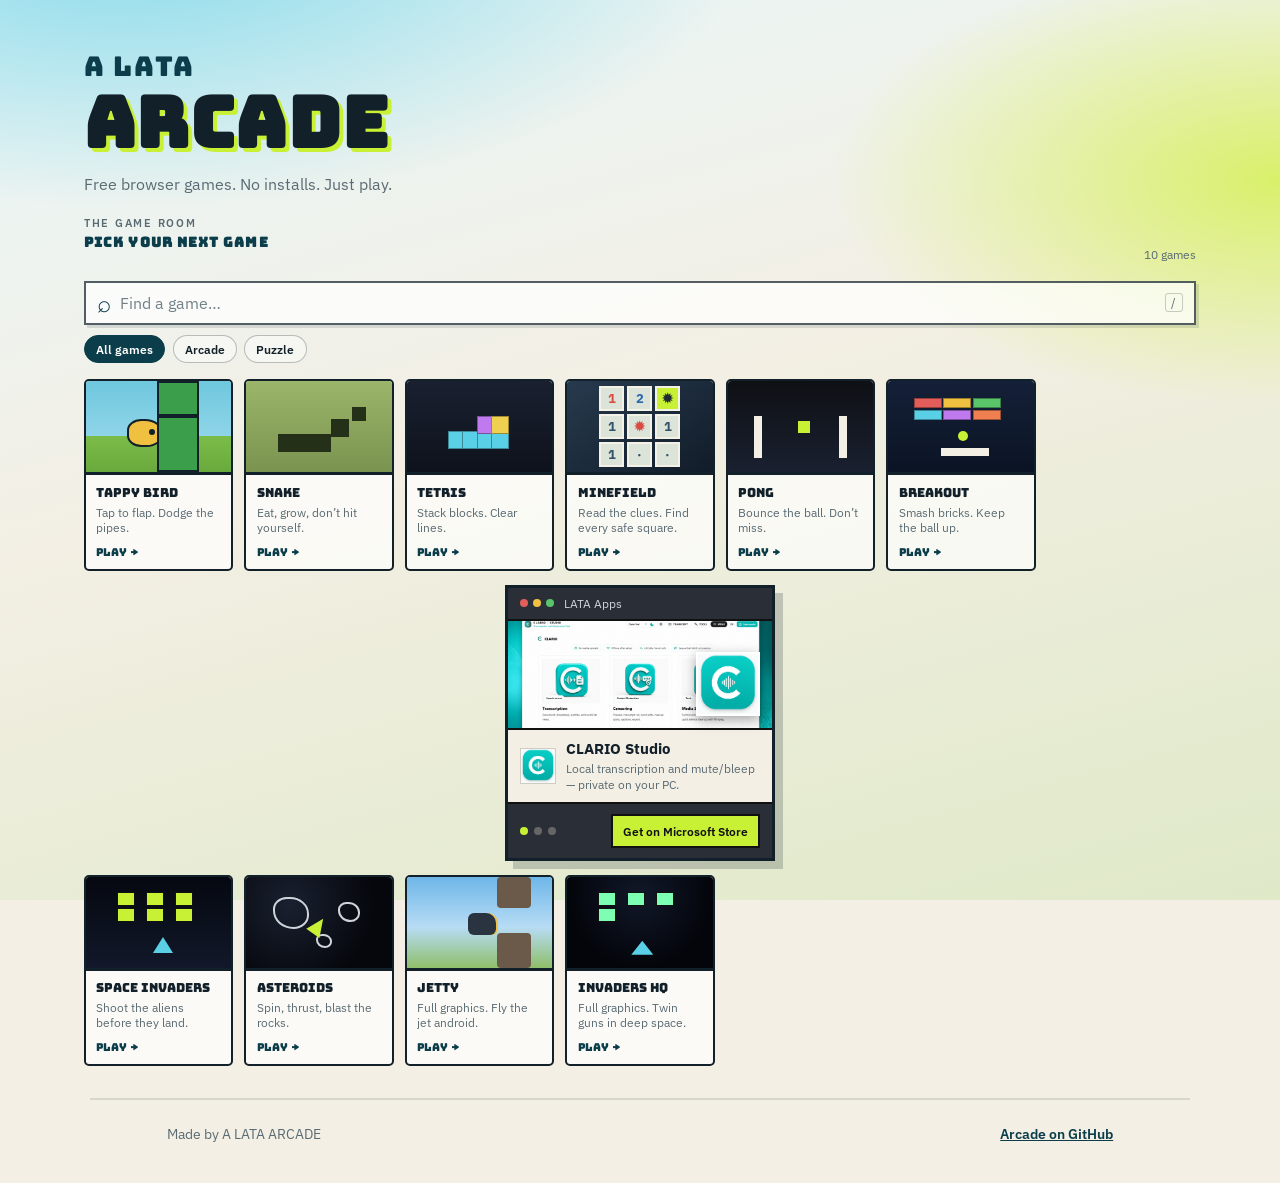
<file: index.html>
<!DOCTYPE html>
<html lang="en">
<head>
  <meta charset="utf-8" />
  <meta name="viewport" content="width=device-width, initial-scale=1" />
  <title>A LATA ARCADE</title>
  <meta name="description" content="Play free browser games from A LATA ARCADE." />
  <link rel="preconnect" href="https://fonts.googleapis.com" />
  <link rel="preconnect" href="https://fonts.gstatic.com" crossorigin />
  <link href="https://fonts.googleapis.com/css2?family=Bungee&family=IBM+Plex+Sans:wght@400;600&display=swap" rel="stylesheet" />
  <link rel="stylesheet" href="styles.css?v=15" />
</head>
<body>
  <div class="bg" aria-hidden="true"></div>

  <header class="hero">
    <div class="hero-main">
      <div class="hero-copy">
        <p class="brand">A LATA</p>
        <h1 class="title">ARCADE</h1>
        <p class="tag">Free browser games. No installs. Just play.</p>
      </div>

      <section id="games" class="games" aria-label="Games">
        <div class="games-heading">
          <div>
            <p class="eyebrow">THE GAME ROOM</p>
            <h2 class="section-label">Pick your next game</h2>
          </div>
          <span class="game-count" id="game-count" aria-live="polite">10 games</span>
        </div>
        <div class="game-tools">
          <label class="search-box">
            <span class="search-icon" aria-hidden="true">⌕</span>
            <span class="visually-hidden">Search games</span>
            <input id="game-search" type="search" placeholder="Find a game…" autocomplete="off" />
            <kbd>/</kbd>
          </label>
          <div class="filters" role="group" aria-label="Filter games">
            <button class="filter is-active" type="button" data-filter="all" aria-pressed="true">All games</button>
            <button class="filter" type="button" data-filter="arcade" aria-pressed="false">Arcade</button>
            <button class="filter" type="button" data-filter="puzzle" aria-pressed="false">Puzzle</button>
          </div>
        </div>
        <ul class="grid">
          <li>
            <a class="game" data-category="arcade" href="games/flappy/">
              <span class="game-art" aria-hidden="true">
                <span class="bird"></span>
                <span class="pipe pipe-top"></span>
                <span class="pipe pipe-bot"></span>
              </span>
              <span class="game-meta">
                <span class="game-name">Tappy Bird</span>
                <span class="game-desc">Tap to flap. Dodge the pipes.</span>
                <span class="game-go">Play →</span>
              </span>
            </a>
          </li>
          <li>
            <a class="game" data-category="arcade puzzle" href="games/snake/">
              <span class="game-art snake-art" aria-hidden="true">
                <span class="snake-seg s1"></span>
                <span class="snake-seg s2"></span>
                <span class="snake-seg s3"></span>
                <span class="snake-seg s4"></span>
                <span class="snake-food"></span>
              </span>
              <span class="game-meta">
                <span class="game-name">Snake</span>
                <span class="game-desc">Eat, grow, don’t hit yourself.</span>
                <span class="game-go">Play →</span>
              </span>
            </a>
          </li>
          <li>
            <a class="game" data-category="puzzle" href="games/tetris/">
              <span class="game-art tetris-art" aria-hidden="true">
                <span class="tb t1"></span>
                <span class="tb t2"></span>
                <span class="tb t3"></span>
                <span class="tb t4"></span>
                <span class="tb t5"></span>
                <span class="tb t6"></span>
              </span>
              <span class="game-meta">
                <span class="game-name">Tetris</span>
                <span class="game-desc">Stack blocks. Clear lines.</span>
                <span class="game-go">Play →</span>
              </span>
            </a>
          </li>
          <li>
            <a class="game" data-category="puzzle" href="games/mines/">
              <span class="game-art mines-art" aria-hidden="true">
                <span class="mine-cell m1">1</span><span class="mine-cell m2">2</span>
                <span class="mine-cell m3">✹</span><span class="mine-cell m4">1</span>
                <span class="mine-cell m5">✹</span><span class="mine-cell m6">1</span>
                <span class="mine-cell m7">1</span><span class="mine-cell m8">·</span>
                <span class="mine-cell m9">·</span>
              </span>
              <span class="game-meta">
                <span class="game-name">Minefield</span>
                <span class="game-desc">Read the clues. Find every safe square.</span>
                <span class="game-go">Play →</span>
              </span>
            </a>
          </li>
          <li>
            <a class="game" data-category="arcade" href="games/pong/">
              <span class="game-art pong-art" aria-hidden="true">
                <span class="pong-paddle left"></span>
                <span class="pong-paddle right"></span>
                <span class="pong-ball"></span>
              </span>
              <span class="game-meta">
                <span class="game-name">Pong</span>
                <span class="game-desc">Bounce the ball. Don’t miss.</span>
                <span class="game-go">Play →</span>
              </span>
            </a>
          </li>
          <li>
            <a class="game" data-category="arcade" href="games/breakout/">
              <span class="game-art breakout-art" aria-hidden="true">
                <span class="brk b1"></span>
                <span class="brk b2"></span>
                <span class="brk b3"></span>
                <span class="brk b4"></span>
                <span class="brk b5"></span>
                <span class="brk b6"></span>
                <span class="break-paddle"></span>
                <span class="break-ball"></span>
              </span>
              <span class="game-meta">
                <span class="game-name">Breakout</span>
                <span class="game-desc">Smash bricks. Keep the ball up.</span>
                <span class="game-go">Play →</span>
              </span>
            </a>
          </li>
          <li class="ad-slot">
            <aside class="ad-screen" aria-label="Product showcase">
              <div class="ad-bezel">
                <div class="ad-topbar">
                  <span class="ad-dots" aria-hidden="true"><i></i><i></i><i></i></span>
                  <span class="ad-title">LATA Apps</span>
                </div>
                <div class="ad-viewport">
                  <div class="ad-slides" id="ad-slides"></div>
                </div>
                <div class="ad-footer">
                  <div class="ad-dots-nav" id="ad-dots" role="tablist" aria-label="Products"></div>
                  <a class="ad-cta" id="ad-cta" href="#" target="_blank" rel="noopener">Get on Microsoft Store</a>
                </div>
              </div>
            </aside>
          </li>
          <li>
            <a class="game" data-category="arcade" href="games/invaders/">
              <span class="game-art invaders-art" aria-hidden="true">
                <span class="inv i1"></span>
                <span class="inv i2"></span>
                <span class="inv i3"></span>
                <span class="inv i4"></span>
                <span class="inv i5"></span>
                <span class="inv i6"></span>
                <span class="ship"></span>
              </span>
              <span class="game-meta">
                <span class="game-name">Space Invaders</span>
                <span class="game-desc">Shoot the aliens before they land.</span>
                <span class="game-go">Play →</span>
              </span>
            </a>
          </li>
          <li>
            <a class="game" data-category="arcade" href="games/asteroids/">
              <span class="game-art asteroids-art" aria-hidden="true">
                <span class="rock r1"></span>
                <span class="rock r2"></span>
                <span class="rock r3"></span>
                <span class="tri"></span>
              </span>
              <span class="game-meta">
                <span class="game-name">Asteroids</span>
                <span class="game-desc">Spin, thrust, blast the rocks.</span>
                <span class="game-go">Play →</span>
              </span>
            </a>
          </li>
          <li>
            <a class="game" data-category="arcade" href="games/jetty/">
              <span class="game-art jetty-art" aria-hidden="true">
                <span class="jetty-hero"></span>
                <span class="jetty-rock top"></span>
                <span class="jetty-rock bot"></span>
              </span>
              <span class="game-meta">
                <span class="game-name">Jetty</span>
                <span class="game-desc">Full graphics. Fly the jet android.</span>
                <span class="game-go">Play →</span>
              </span>
            </a>
          </li>
          <li>
            <a class="game" data-category="arcade" href="games/invaders-hq/">
              <span class="game-art invaders-hq-art" aria-hidden="true">
                <span class="inv i1"></span>
                <span class="inv i2"></span>
                <span class="inv i3"></span>
                <span class="inv i4"></span>
                <span class="hq-ship"></span>
              </span>
              <span class="game-meta">
                <span class="game-name">Invaders HQ</span>
                <span class="game-desc">Full graphics. Twin guns in deep space.</span>
                <span class="game-go">Play →</span>
              </span>
            </a>
          </li>
        </ul>
        <p class="empty-state" id="empty-state" hidden>No games match that search. Try another name.</p>
      </section>
    </div>

  </header>

  <footer class="foot">
    <span>Made by A LATA ARCADE</span>
    <a href="https://github.com/latadhina/arcade">Arcade on GitHub</a>
  </footer>

  <script src="products.js?v=13"></script>
  <script src="slideshow.js?v=13"></script>
  <script src="arcade.js?v=1"></script>
</body>
</html>
</file>
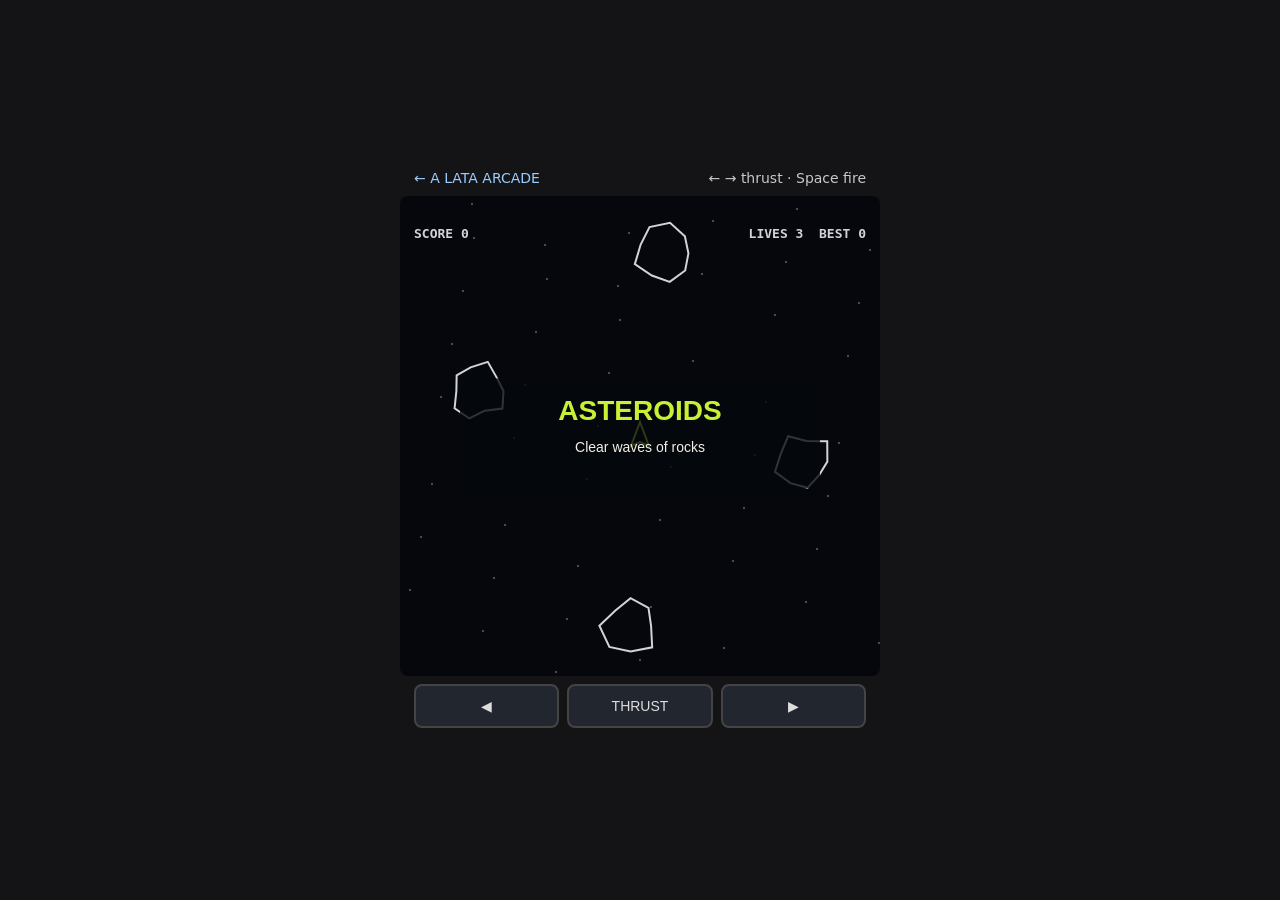
<file: games/asteroids/index.html>
<!DOCTYPE html>
<html lang="en">
<head>
  <meta charset="utf-8" />
  <meta name="viewport" content="width=device-width, initial-scale=1, user-scalable=no" />
  <title>Asteroids — A LATA ARCADE</title>
  <style>
    * { box-sizing: border-box; margin: 0; padding: 0; }
    html, body {
      height: 100%;
      background: #141416;
      display: flex;
      flex-direction: column;
      align-items: center;
      justify-content: center;
      font-family: "Segoe UI", system-ui, sans-serif;
      touch-action: none;
      overflow: hidden;
      user-select: none;
    }
    canvas {
      display: block;
      max-width: 100vw;
      max-height: calc(100vh - 48px);
      border-radius: 8px;
    }
    .bar {
      width: min(480px, 100vw);
      padding: 10px 14px;
      display: flex;
      justify-content: space-between;
      align-items: center;
      color: #c8c8c8;
      font-size: 14px;
    }
    .bar a { color: #9cf; text-decoration: none; }
    .pad {
      width: min(480px, 100vw);
      display: grid;
      grid-template-columns: 1fr 1fr 1fr;
      gap: 8px;
      padding: 8px 14px 12px;
    }
    .pad button {
      background: #22262e;
      color: #ddd;
      border: 2px solid #444;
      padding: 12px 8px;
      font-size: 14px;
      border-radius: 8px;
    }
  </style>
</head>
<body>
  <div class="bar">
    <a href="../../">← A LATA ARCADE</a>
    <span>← → thrust · Space fire</span>
  </div>
  <canvas id="c" width="480" height="480"></canvas>
  <div class="pad" aria-hidden="true">
    <button type="button" id="btn-left">◀</button>
    <button type="button" id="btn-thrust">THRUST</button>
    <button type="button" id="btn-right">▶</button>
  </div>
  <script src="../../products.js?v=8"></script>
  <script src="../../promo.js?v=8"></script>
  <script src="game.js?v=16"></script>
</body>
</html>
</file>
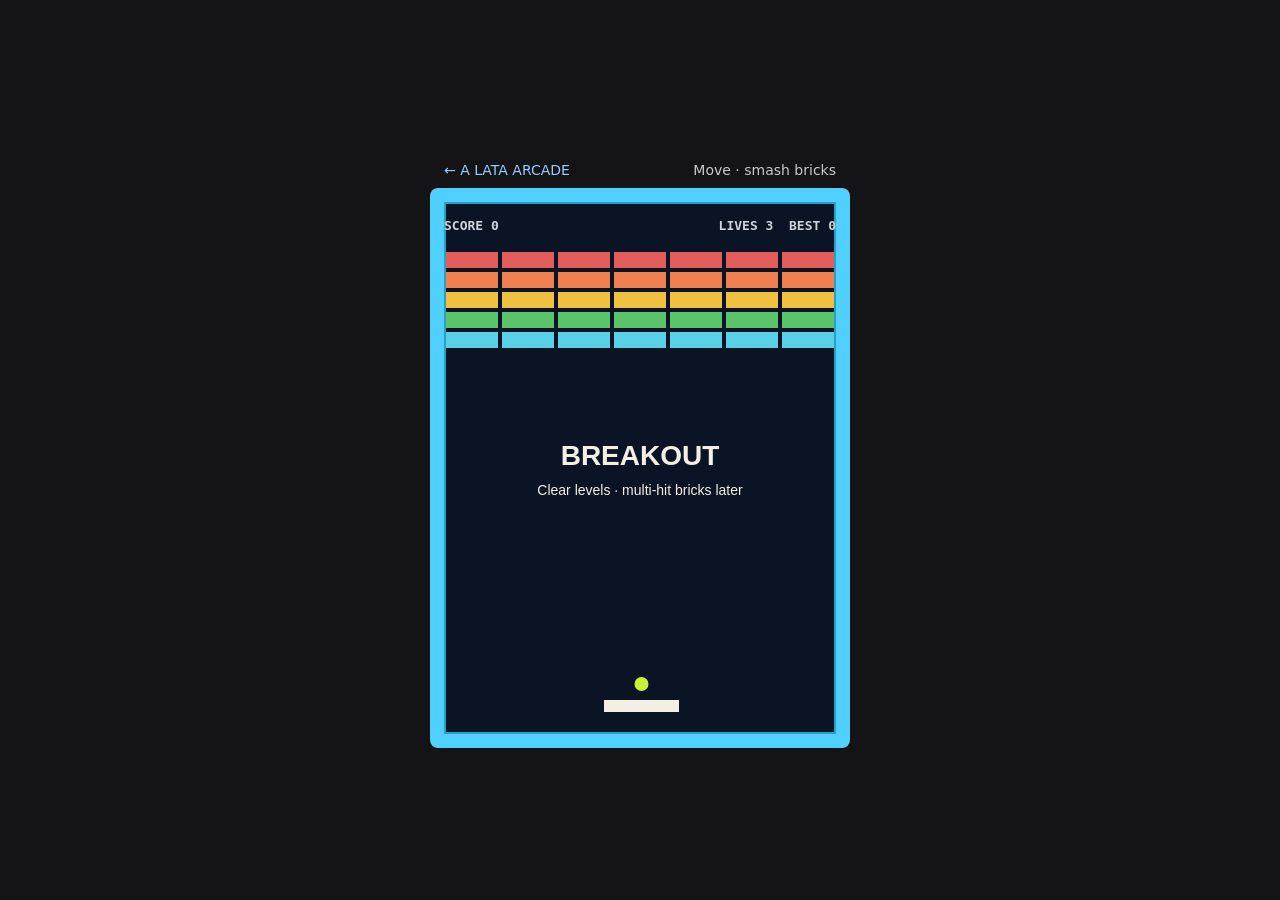
<file: games/breakout/index.html>
<!DOCTYPE html>
<html lang="en">
<head>
  <meta charset="utf-8" />
  <meta name="viewport" content="width=device-width, initial-scale=1, user-scalable=no" />
  <title>Breakout — A LATA ARCADE</title>
  <style>
    * { box-sizing: border-box; margin: 0; padding: 0; }
    html, body {
      height: 100%;
      background: #141416;
      display: flex;
      flex-direction: column;
      align-items: center;
      justify-content: center;
      font-family: "Segoe UI", system-ui, sans-serif;
      touch-action: none;
      overflow: hidden;
      user-select: none;
    }
    canvas {
      display: block;
      max-width: 100vw;
      max-height: calc(100vh - 48px);
      border-radius: 8px;
    }
    .bar {
      width: min(420px, 100vw);
      padding: 10px 14px;
      display: flex;
      justify-content: space-between;
      align-items: center;
      color: #c8c8c8;
      font-size: 14px;
    }
    .bar a { color: #9cf; text-decoration: none; }
  </style>
</head>
<body>
  <div class="bar">
    <a href="../../">← A LATA ARCADE</a>
    <span>Move · smash bricks</span>
  </div>
  <canvas id="c" width="420" height="560"></canvas>
  <script src="../../products.js?v=8"></script>
  <script src="../../promo.js?v=8"></script>
  <script src="game.js?v=17"></script>
</body>
</html>
</file>
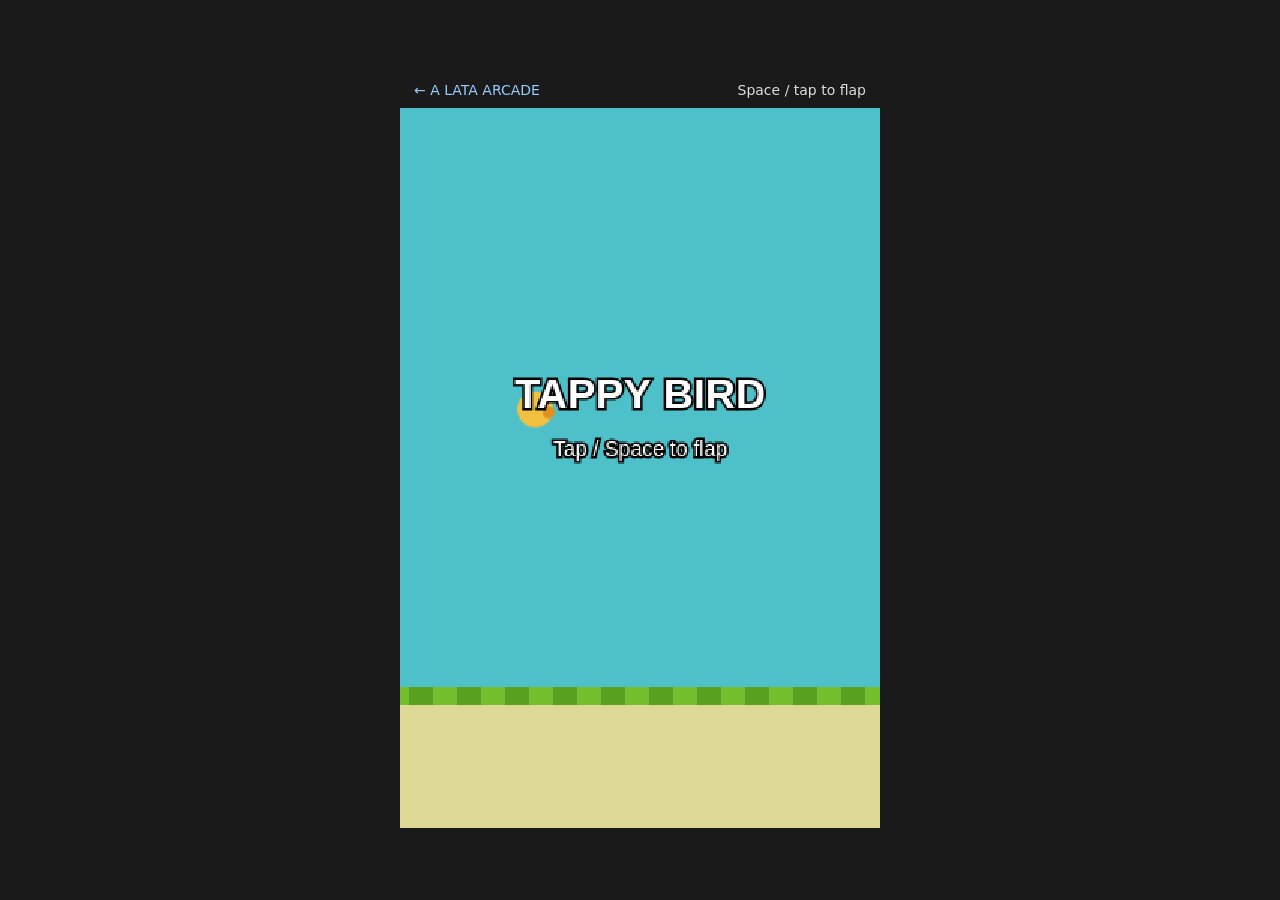
<file: games/flappy/index.html>
<!DOCTYPE html>
<html lang="en">
<head>
  <meta charset="utf-8" />
  <meta name="viewport" content="width=device-width, initial-scale=1, user-scalable=no" />
  <title>Tappy Bird</title>
  <style>
    * { box-sizing: border-box; margin: 0; padding: 0; }
    html, body {
      height: 100%;
      background: #1a1a1a;
      display: flex;
      flex-direction: column;
      align-items: center;
      justify-content: center;
      font-family: system-ui, sans-serif;
      touch-action: none;
      overflow: hidden;
    }
    canvas {
      display: block;
      width: min(480px, 100vw);
      height: auto;
      max-height: calc(100vh - 48px);
      background: #4ec0ca;
      image-rendering: pixelated;
      image-rendering: crisp-edges;
    }
    .bar {
      width: min(480px, 100vw);
      padding: 10px 14px;
      display: flex;
      justify-content: space-between;
      align-items: center;
      color: #ddd;
      font-size: 14px;
    }
    .bar a { color: #9cf; text-decoration: none; }
  </style>
</head>
<body>
  <div class="bar">
    <a href="../../">← A LATA ARCADE</a>
    <span>Space / tap to flap</span>
  </div>
  <canvas id="c" width="320" height="480"></canvas>
  <script src="../../products.js?v=8"></script>
  <script src="../../promo.js?v=8"></script>
  <script src="game.js?v=15"></script>
</body>
</html>
</file>
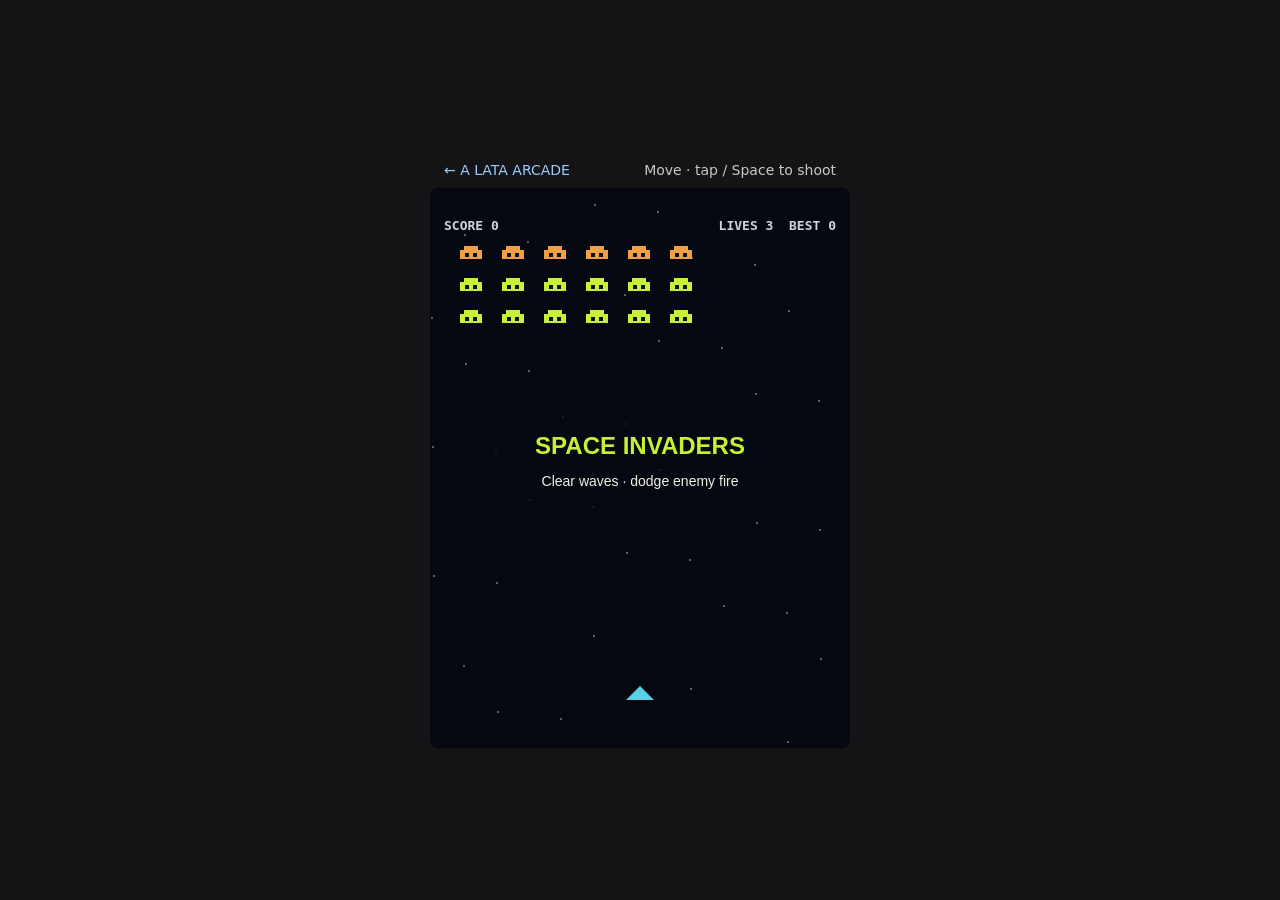
<file: games/invaders/index.html>
<!DOCTYPE html>
<html lang="en">
<head>
  <meta charset="utf-8" />
  <meta name="viewport" content="width=device-width, initial-scale=1, user-scalable=no" />
  <title>Space Invaders — A LATA ARCADE</title>
  <style>
    * { box-sizing: border-box; margin: 0; padding: 0; }
    html, body {
      height: 100%;
      background: #141416;
      display: flex;
      flex-direction: column;
      align-items: center;
      justify-content: center;
      font-family: "Segoe UI", system-ui, sans-serif;
      touch-action: none;
      overflow: hidden;
      user-select: none;
    }
    canvas {
      display: block;
      max-width: 100vw;
      max-height: calc(100vh - 48px);
      border-radius: 8px;
    }
    .bar {
      width: min(420px, 100vw);
      padding: 10px 14px;
      display: flex;
      justify-content: space-between;
      align-items: center;
      color: #c8c8c8;
      font-size: 14px;
    }
    .bar a { color: #9cf; text-decoration: none; }
  </style>
</head>
<body>
  <div class="bar">
    <a href="../../">← A LATA ARCADE</a>
    <span>Move · tap / Space to shoot</span>
  </div>
  <canvas id="c" width="420" height="560"></canvas>
  <script src="../../products.js?v=8"></script>
  <script src="../../promo.js?v=8"></script>
  <script src="game.js?v=16"></script>
</body>
</html>
</file>
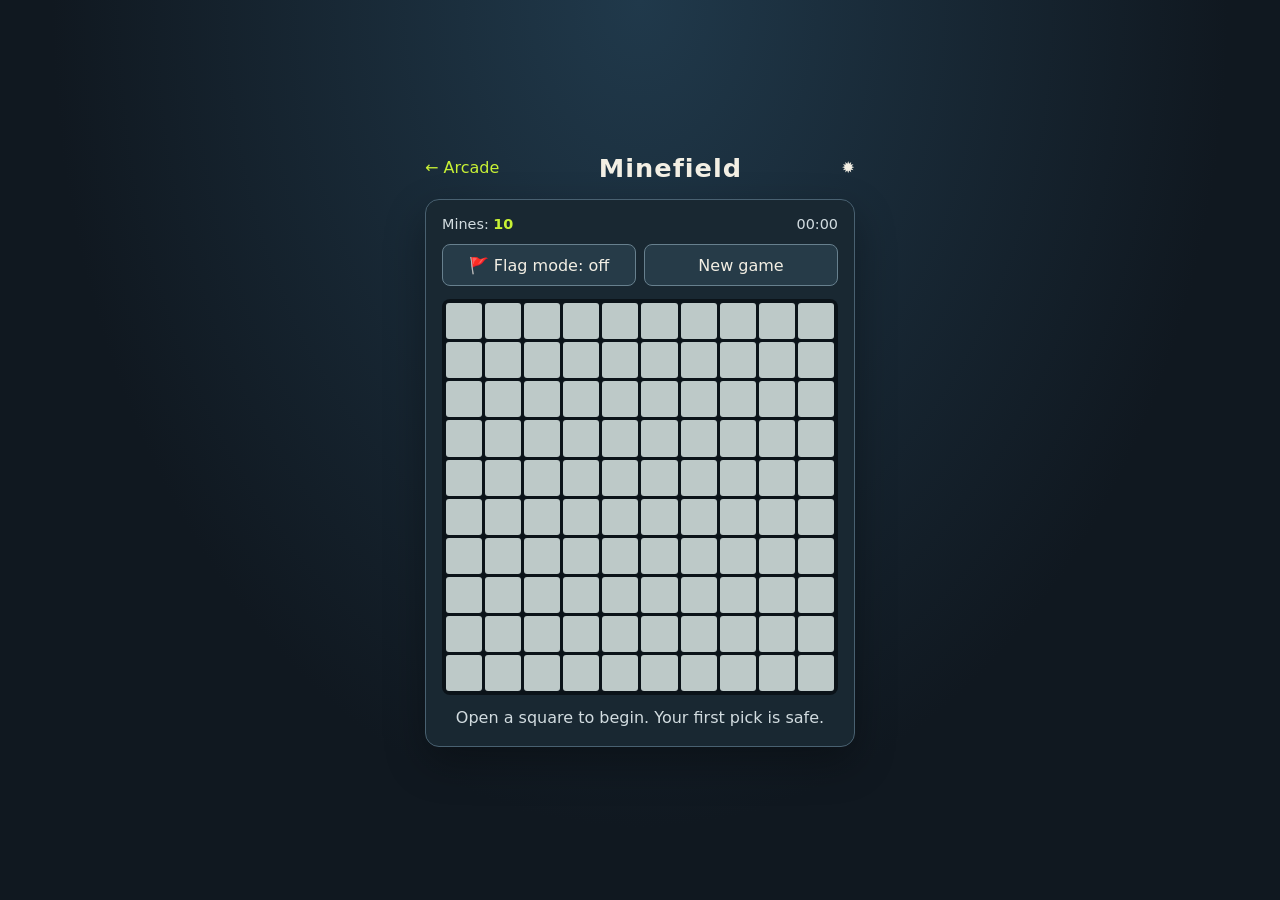
<file: games/mines/index.html>
<!DOCTYPE html>
<html lang="en">
<head>
  <meta charset="utf-8" />
  <meta name="viewport" content="width=device-width, initial-scale=1" />
  <meta name="theme-color" content="#101820" />
  <title>Minefield | A LATA ARCADE</title>
  <style>
    * { box-sizing: border-box; }
    body { min-height: 100vh; margin: 0; padding: 1rem; display: grid; place-items: center; color: #f3efe4; background: radial-gradient(ellipse at top, #20394b, #101820 65%); font: 16px system-ui, sans-serif; }
    main { width: min(100%, 430px); }
    .top { display: flex; align-items: center; justify-content: space-between; gap: 1rem; margin-bottom: 1rem; }
    a { color: #c8f135; text-decoration: none; }
    h1 { margin: 0; font-size: 1.6rem; letter-spacing: .04em; }
    .panel { padding: 1rem; border: 1px solid #496171; border-radius: 14px; background: #192832; box-shadow: 0 16px 40px #0005; }
    .stats { display: flex; justify-content: space-between; align-items: center; gap: .5rem; margin-bottom: .8rem; color: #d2dce0; font-size: .9rem; }
    .stats strong { color: #c8f135; font-variant-numeric: tabular-nums; }
    .actions { display: flex; gap: .5rem; margin-bottom: .8rem; }
    .actions button { flex: 1; min-height: 42px; border: 1px solid #67808e; border-radius: 8px; color: #f3efe4; background: #263b48; font: inherit; cursor: pointer; }
    .actions button[aria-pressed="true"] { color: #14202a; background: #c8f135; border-color: #c8f135; }
    #board { display: grid; grid-template-columns: repeat(10, minmax(0, 1fr)); gap: 3px; padding: 4px; border-radius: 8px; background: #0b1319; touch-action: manipulation; }
    .cell { aspect-ratio: 1; min-width: 0; padding: 0; border: 0; border-radius: 3px; color: #18232a; background: #bdc9c8; font: 700 clamp(.72rem, 5vw, 1rem) system-ui, sans-serif; cursor: pointer; }
    .cell:hover:not(.open) { background: #e4e8d9; }
    .cell.open { background: #edf0e4; cursor: default; }
    .cell.flag { color: #a73030; }
    .cell.mine { background: #e36d55; }
    .n1 { color: #2768b2; } .n2 { color: #378342; } .n3 { color: #c53e32; } .n4 { color: #563a9e; } .n5 { color: #914724; } .n6 { color: #258a91; }
    #status { min-height: 1.4em; margin: .8rem 0 0; text-align: center; color: #d2dce0; }
    @media (max-width: 360px) { body { padding: .6rem; } .panel { padding: .65rem; } #board { gap: 2px; } }
  </style>
</head>
<body>
  <main>
    <header class="top"><a href="../../">← Arcade</a><h1>Minefield</h1><span aria-hidden="true">✹</span></header>
    <section class="panel" aria-label="Minefield game">
      <div class="stats"><span>Mines: <strong id="mines-left">10</strong></span><span id="timer">00:00</span></div>
      <div class="actions"><button id="mode" type="button" aria-pressed="false">🚩 Flag mode: off</button><button id="restart" type="button">New game</button></div>
      <div id="board" role="grid" aria-label="10 by 10 minefield"></div>
      <p id="status" aria-live="polite">Open a square to begin. Your first pick is safe.</p>
    </section>
  </main>
  <script src="game.js?v=1"></script>
</body>
</html>
</file>
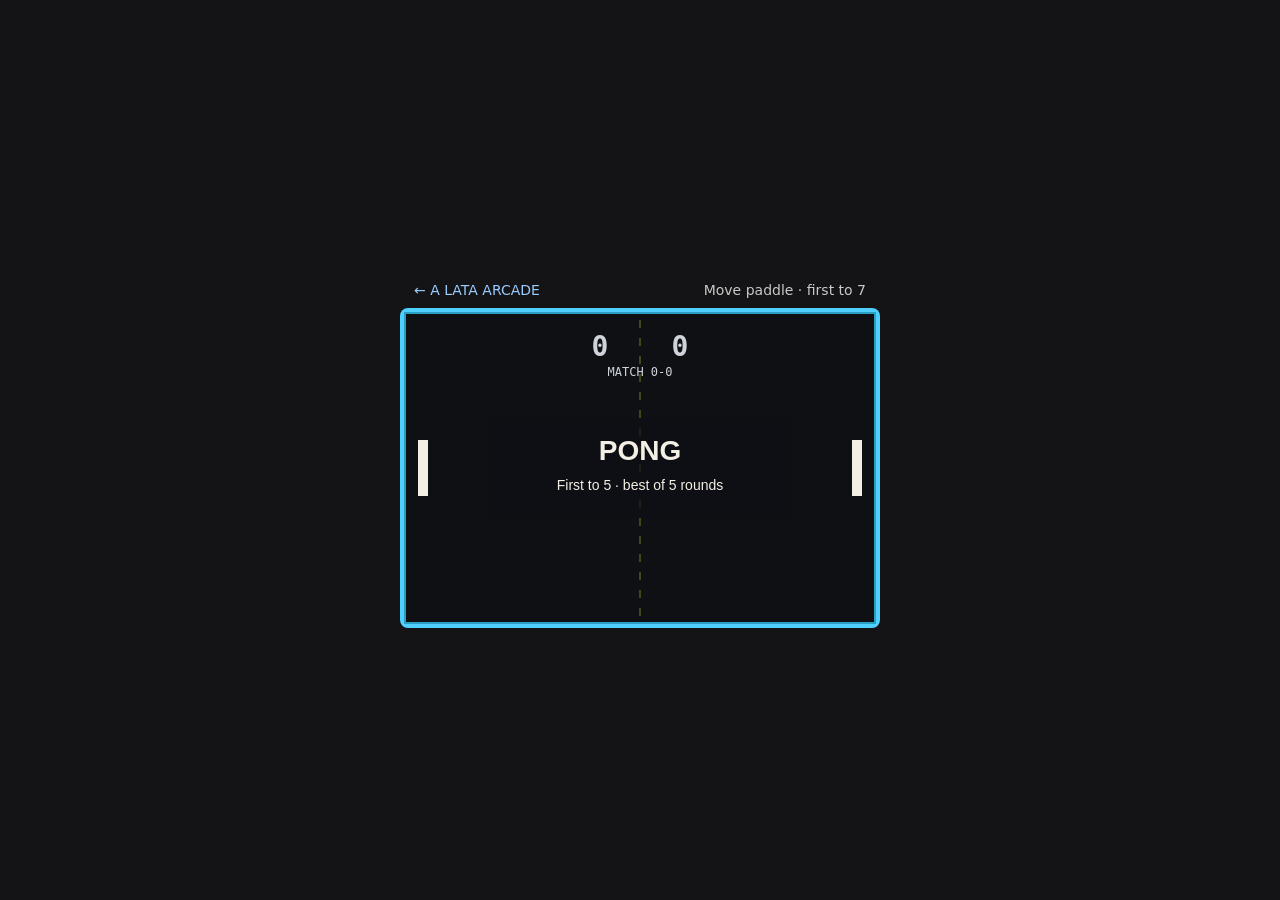
<file: games/pong/index.html>
<!DOCTYPE html>
<html lang="en">
<head>
  <meta charset="utf-8" />
  <meta name="viewport" content="width=device-width, initial-scale=1, user-scalable=no" />
  <title>Pong — A LATA ARCADE</title>
  <style>
    * { box-sizing: border-box; margin: 0; padding: 0; }
    html, body {
      height: 100%;
      background: #141416;
      display: flex;
      flex-direction: column;
      align-items: center;
      justify-content: center;
      font-family: "Segoe UI", system-ui, sans-serif;
      touch-action: none;
      overflow: hidden;
      user-select: none;
    }
    canvas {
      display: block;
      max-width: 100vw;
      max-height: calc(100vh - 48px);
      border-radius: 8px;
    }
    .bar {
      width: min(480px, 100vw);
      padding: 10px 14px;
      display: flex;
      justify-content: space-between;
      align-items: center;
      color: #c8c8c8;
      font-size: 14px;
    }
    .bar a { color: #9cf; text-decoration: none; }
  </style>
</head>
<body>
  <div class="bar">
    <a href="../../">← A LATA ARCADE</a>
    <span>Move paddle · first to 7</span>
  </div>
  <canvas id="c" width="480" height="320"></canvas>
  <script src="../../products.js?v=8"></script>
  <script src="../../promo.js?v=8"></script>
  <script src="game.js?v=17"></script>
</body>
</html>
</file>
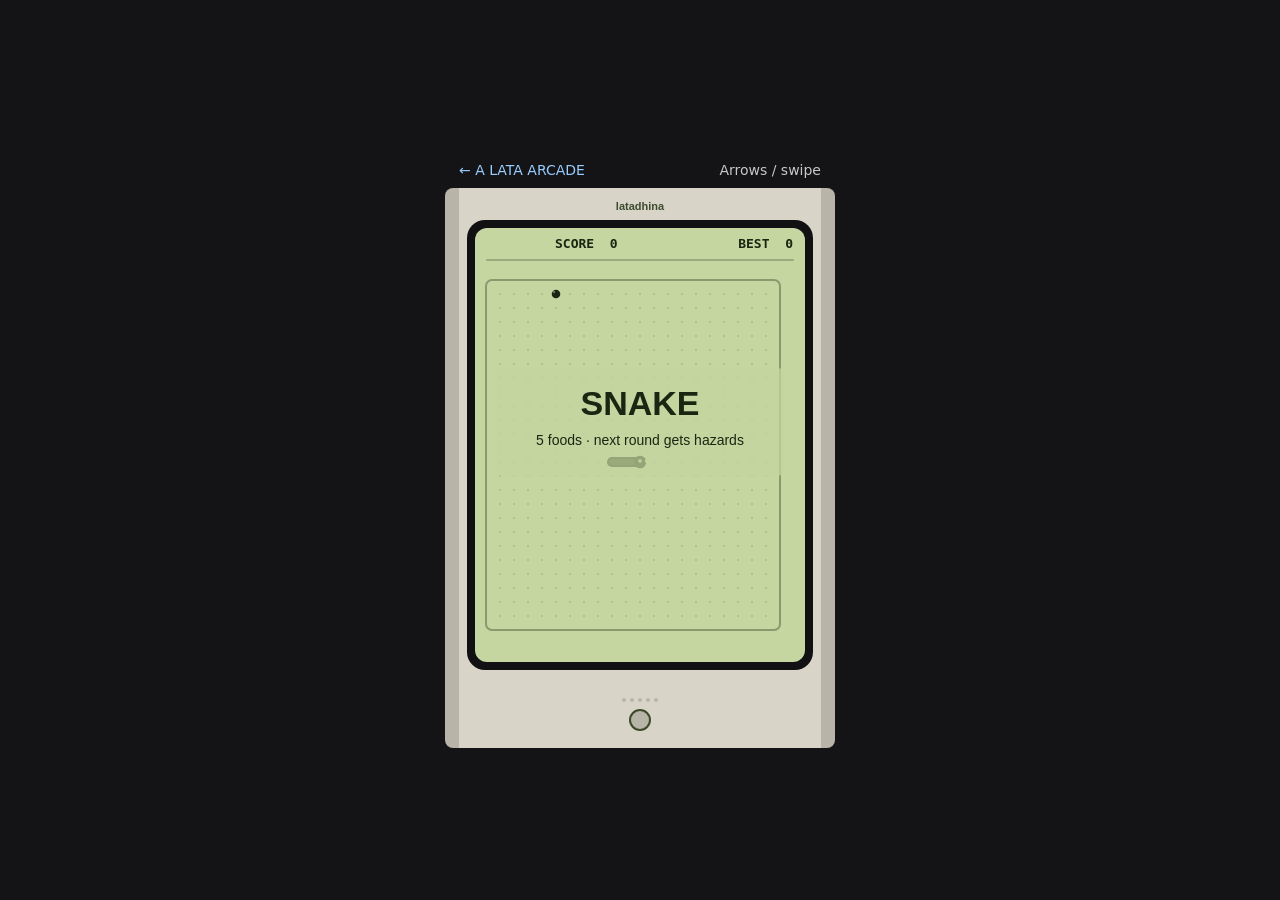
<file: games/snake/index.html>
<!DOCTYPE html>
<html lang="en">
<head>
  <meta charset="utf-8" />
  <meta name="viewport" content="width=device-width, initial-scale=1, user-scalable=no" />
  <title>Snake</title>
  <style>
    * { box-sizing: border-box; margin: 0; padding: 0; }
    html, body {
      height: 100%;
      background: #141416;
      display: flex;
      flex-direction: column;
      align-items: center;
      justify-content: center;
      font-family: "Segoe UI", system-ui, sans-serif;
      touch-action: none;
      overflow: hidden;
      user-select: none;
    }
    canvas {
      display: block;
      max-width: 100vw;
      max-height: calc(100vh - 48px);
      border-radius: 8px;
    }
    .bar {
      width: min(390px, 100vw);
      padding: 10px 14px;
      display: flex;
      justify-content: space-between;
      align-items: center;
      color: #c8c8c8;
      font-size: 14px;
    }
    .bar a { color: #9cf; text-decoration: none; }
  </style>
</head>
<body>
  <div class="bar">
    <a href="../../">← A LATA ARCADE</a>
    <span>Arrows / swipe</span>
  </div>
  <canvas id="c" width="390" height="560"></canvas>
  <script src="../../products.js?v=8"></script>
  <script src="../../promo.js?v=8"></script>
  <script src="game.js?v=16"></script>
</body>
</html>
</file>
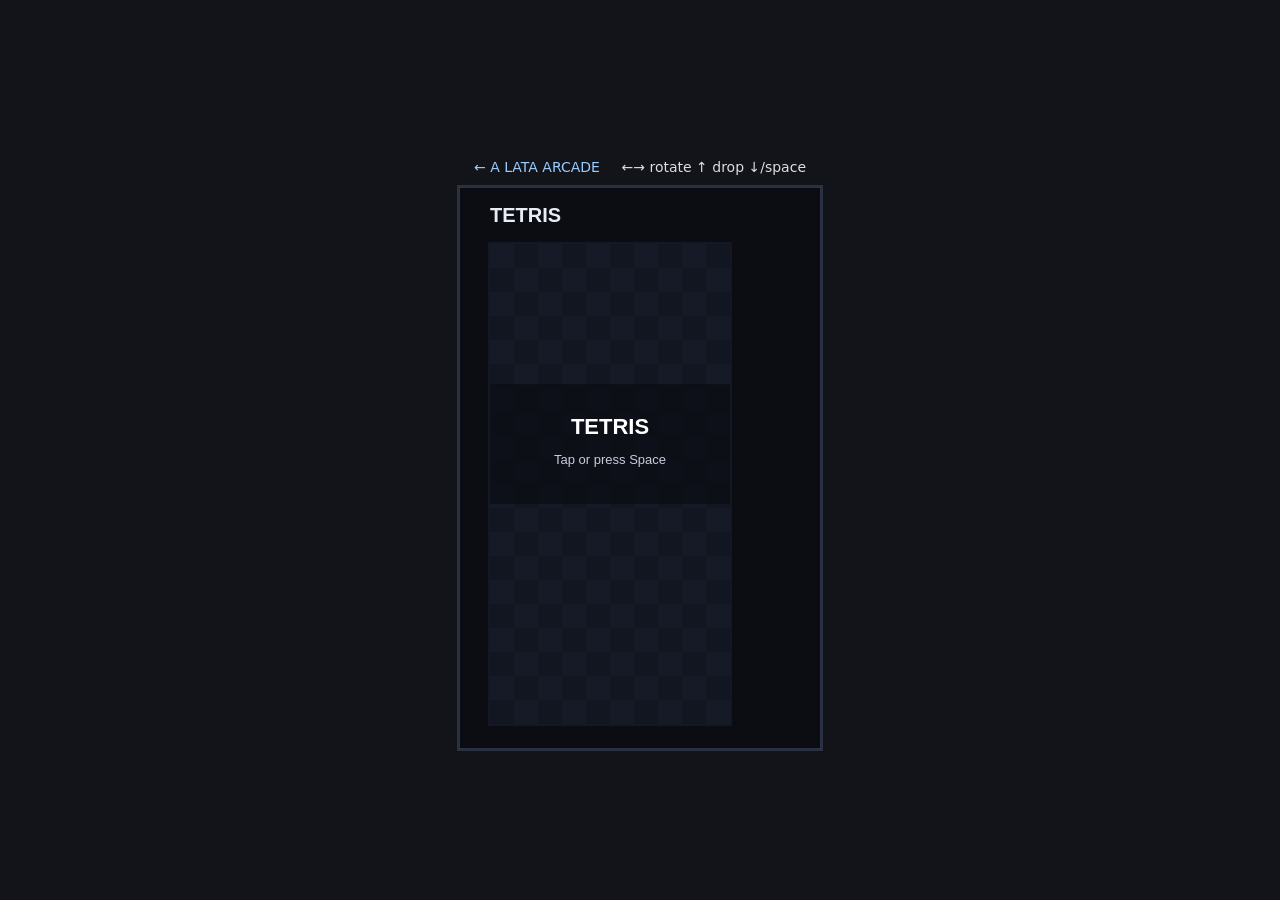
<file: games/tetris/index.html>
<!DOCTYPE html>
<html lang="en">
<head>
  <meta charset="utf-8" />
  <meta name="viewport" content="width=device-width, initial-scale=1, user-scalable=no" />
  <title>Tetris</title>
  <style>
    * { box-sizing: border-box; margin: 0; padding: 0; }
    html, body {
      height: 100%;
      background: #12141a;
      display: flex;
      flex-direction: column;
      align-items: center;
      justify-content: center;
      font-family: "Segoe UI", system-ui, sans-serif;
      touch-action: none;
      overflow: hidden;
      user-select: none;
      color: #ddd;
    }
    canvas {
      display: block;
      max-width: 100vw;
      max-height: calc(100vh - 52px);
      background: #0b0d12;
      border: 3px solid #2a3140;
    }
    .bar {
      width: min(360px, 100vw);
      padding: 10px 14px;
      display: flex;
      justify-content: space-between;
      align-items: center;
      font-size: 14px;
    }
    .bar a { color: #9cf; text-decoration: none; }
  </style>
</head>
<body>
  <div class="bar">
    <a href="../../">← A LATA ARCADE</a>
    <span>←→ rotate ↑  drop ↓/space</span>
  </div>
  <canvas id="c" width="360" height="560"></canvas>
  <script src="../../products.js?v=8"></script>
  <script src="../../promo.js?v=8"></script>
  <script src="game.js?v=12"></script>
</body>
</html>
</file>
<file: styles.css>
:root {
  --ink: #12202a;
  --paper: #f3efe4;
  --lime: #c8f135;
  --sky: #3db8d4;
  --deep: #0b3d4a;
  --muted: #5a6b73;
}

* { box-sizing: border-box; margin: 0; padding: 0; }

html { scroll-behavior: smooth; }

body {
  min-height: 100vh;
  font-family: "IBM Plex Sans", system-ui, sans-serif;
  color: var(--ink);
  background: var(--paper);
  overflow-x: hidden;
}

.bg {
  position: fixed;
  inset: 0;
  z-index: -1;
  background:
    radial-gradient(ellipse 90% 60% at 10% -10%, #7ed7e8 0%, transparent 55%),
    radial-gradient(ellipse 70% 50% at 100% 20%, #d9f06a 0%, transparent 50%),
    linear-gradient(165deg, #e8f6f8 0%, #f3efe4 45%, #dfe9c8 100%);
  animation: drift 18s ease-in-out infinite alternate;
}

@keyframes drift {
  from { filter: hue-rotate(0deg); transform: scale(1); }
  to { filter: hue-rotate(12deg); transform: scale(1.03); }
}

/* ---- hero: brand + games up front + product screen ---- */
.hero {
  min-height: 100vh;
  display: grid;
  grid-template-columns: minmax(0, 1fr);
  column-gap: clamp(1.5rem, 4vw, 3rem);
  row-gap: 1.75rem;
  align-items: start;
  padding: clamp(1.25rem, 4vw, 3rem) clamp(1.25rem, 5vw, 4rem) 2rem;
  max-width: 1240px;
  margin: 0 auto;
}

.hero-main {
  min-width: 0;
  position: relative;
  z-index: 1;
}

.hero-copy {
  min-width: 0;
  margin-bottom: 1.25rem;
}

.brand {
  font-family: "Bungee", sans-serif;
  font-size: clamp(1.15rem, 2.8vw, 1.7rem);
  letter-spacing: 0.06em;
  color: var(--deep);
  opacity: 0;
  transform: translateY(18px);
  animation: rise 0.7s 0.1s ease forwards;
}

.title {
  font-family: "Bungee", sans-serif;
  font-size: clamp(2.4rem, 7vw, 4.4rem);
  line-height: 0.92;
  letter-spacing: 0.02em;
  color: var(--ink);
  text-shadow: 4px 4px 0 var(--lime);
  margin: 0.1em 0 0.25em;
  max-width: 100%;
  opacity: 0;
  transform: translateY(24px);
  animation: rise 0.8s 0.25s ease forwards;
}

.tag {
  max-width: 26rem;
  font-size: 1rem;
  line-height: 1.4;
  color: var(--muted);
  opacity: 0;
  transform: translateY(16px);
  animation: rise 0.7s 0.4s ease forwards;
}

/* Windows-style product ad screen */
.ad-screen {
  opacity: 0;
  transform: translateY(20px);
  animation: rise 0.8s 0.35s ease forwards;
  position: relative;
  z-index: 0;
  width: 100%;
  max-width: 270px;
  justify-self: center;
}

.ad-slot {
  grid-column: 1 / -1;
  display: grid;
  place-items: center;
  padding: 0.15rem 0;
}

.ad-bezel {
  background: #1b1d22;
  border: 3px solid var(--ink);
  box-shadow: 8px 8px 0 rgba(18, 32, 42, 0.2);
  overflow: hidden;
}

.ad-topbar {
  display: flex;
  align-items: center;
  gap: 10px;
  padding: 8px 12px;
  background: #2a2e36;
  color: #cfd3da;
  font-size: 12px;
  border-bottom: 2px solid #111;
}

.ad-dots {
  display: flex;
  gap: 5px;
}

.ad-dots i {
  width: 8px;
  height: 8px;
  border-radius: 50%;
  background: #666;
  display: block;
}

.ad-dots i:nth-child(1) { background: #e35d5b; }
.ad-dots i:nth-child(2) { background: #f0c040; }
.ad-dots i:nth-child(3) { background: #5ac46a; }

.ad-viewport {
  position: relative;
  background: #0e1014;
  aspect-ratio: 16 / 11;
  overflow: hidden;
}

.ad-slides {
  position: absolute;
  inset: 0;
}

.ad-slide {
  position: absolute;
  inset: 0;
  opacity: 0;
  transition: opacity 0.45s ease;
  pointer-events: none;
  display: flex;
  flex-direction: column;
}

.ad-slide.is-active {
  opacity: 1;
  pointer-events: auto;
}

.ad-shot-wrap {
  position: relative;
  flex: 1;
  min-height: 0;
  background: #111;
}

.ad-shot {
  width: 100%;
  height: 100%;
  object-fit: cover;
  display: block;
}

.ad-tile {
  position: absolute;
  right: 12px;
  bottom: 12px;
  width: 64px;
  height: 64px;
  object-fit: cover;
  border: 2px solid #fff;
  box-shadow: 0 4px 12px rgba(0,0,0,0.35);
}

.ad-meta {
  display: flex;
  gap: 10px;
  align-items: center;
  padding: 10px 12px;
  background: #f3efe4;
  color: var(--ink);
  border-top: 2px solid #111;
}

.ad-logo {
  width: 36px;
  height: 36px;
  object-fit: cover;
  border: 1px solid rgba(0,0,0,0.15);
  flex-shrink: 0;
}

.ad-meta h3 {
  font-size: 0.95rem;
  margin: 0 0 2px;
  line-height: 1.15;
}

.ad-meta p {
  font-size: 0.78rem;
  color: var(--muted);
  margin: 0;
  line-height: 1.3;
}

.ad-footer {
  display: flex;
  align-items: center;
  justify-content: space-between;
  gap: 10px;
  padding: 10px 12px;
  background: #2a2e36;
  border-top: 2px solid #111;
}

.ad-dots-nav {
  display: flex;
  gap: 6px;
}

.ad-dot {
  width: 8px;
  height: 8px;
  border-radius: 50%;
  border: 0;
  padding: 0;
  background: #666;
  cursor: pointer;
}

.ad-dot.is-active {
  background: var(--lime);
}

.ad-cta {
  font-size: 0.78rem;
  font-weight: 600;
  color: #111;
  background: var(--lime);
  text-decoration: none;
  padding: 7px 10px;
  border: 2px solid #111;
  white-space: nowrap;
}

.ad-cta:hover {
  background: #fff;
}

@keyframes rise {
  to { opacity: 1; transform: translateY(0); }
}

@media (max-width: 860px) {
  .hero {
    grid-template-columns: 1fr;
    min-height: auto;
    padding-top: 1.5rem;
    padding-bottom: 1.5rem;
    gap: 1.5rem;
  }
  .title {
    font-size: clamp(2.6rem, 14vw, 4rem);
    text-shadow: 3px 3px 0 var(--lime);
  }
  .ad-screen {
    justify-self: center;
    max-width: 270px;
    position: static;
  }
}

/* ---- games (in first viewport with brand) ---- */
.games {
  padding: 0;
  max-width: none;
  margin: 0;
  opacity: 0;
  transform: translateY(18px);
  animation: rise 0.7s 0.45s ease forwards;
}

.games-heading {
  display: flex;
  align-items: end;
  justify-content: space-between;
  gap: 1rem;
  margin-bottom: 1rem;
}

.eyebrow {
  color: var(--muted);
  font-size: 0.68rem;
  font-weight: 600;
  letter-spacing: 0.16em;
  margin-bottom: 0.2rem;
}

.section-label {
  margin-bottom: 0;
  font-size: clamp(1rem, 2vw, 1.2rem);
}

.game-count {
  flex: 0 0 auto;
  color: var(--muted);
  font-size: 0.78rem;
  padding-bottom: 0.15rem;
}

.game-tools { margin-bottom: 1rem; }

.search-box {
  display: flex;
  align-items: center;
  gap: 0.55rem;
  min-height: 44px;
  padding: 0 0.7rem;
  background: rgba(255,255,255,0.72);
  border: 2px solid rgba(18,32,42,0.72);
  box-shadow: 3px 3px 0 rgba(18,32,42,0.12);
}

.search-icon { color: var(--deep); font-size: 1.5rem; line-height: 1; }

.search-box input {
  width: 100%;
  min-width: 0;
  border: 0;
  outline: 0;
  color: var(--ink);
  background: transparent;
  font: inherit;
}

.search-box input::placeholder { color: #718087; }
.search-box:focus-within { outline: 3px solid var(--sky); outline-offset: 2px; }

.search-box kbd {
  border: 1px solid rgba(18,32,42,0.22);
  border-radius: 3px;
  padding: 0.05rem 0.35rem;
  color: var(--muted);
  font: 0.72rem "IBM Plex Sans", sans-serif;
}

.filters {
  display: flex;
  gap: 0.45rem;
  margin-top: 0.65rem;
  overflow-x: auto;
  scrollbar-width: none;
}

.filter {
  flex: 0 0 auto;
  padding: 0.35rem 0.7rem;
  border: 1px solid rgba(18,32,42,0.28);
  border-radius: 999px;
  color: var(--ink);
  background: rgba(255,255,255,0.4);
  font: 600 0.75rem "IBM Plex Sans", sans-serif;
  cursor: pointer;
}

.filter:hover { background: white; }
.filter.is-active { color: #fff; border-color: var(--deep); background: var(--deep); }
.filter:focus-visible { outline: 3px solid var(--sky); outline-offset: 2px; }

.visually-hidden {
  position: absolute;
  width: 1px;
  height: 1px;
  padding: 0;
  margin: -1px;
  overflow: hidden;
  clip: rect(0,0,0,0);
  white-space: nowrap;
  border: 0;
}

.empty-state { padding: 1.5rem 0; color: var(--muted); }

.section-label {
  font-family: "Bungee", sans-serif;
  font-size: 0.85rem;
  letter-spacing: 0.08em;
  color: var(--deep);
  margin-bottom: 0.85rem;
}

.grid {
  list-style: none;
  display: grid;
  grid-template-columns: repeat(auto-fill, minmax(min(100%, 144px), 1fr));
  gap: 0.7rem;
}

.game {
  display: flex;
  flex-direction: column;
  text-decoration: none;
  color: inherit;
  background: rgba(255, 255, 255, 0.68);
  border: 2px solid var(--ink);
  border-radius: 5px;
  overflow: hidden;
  transition: transform 0.2s ease, box-shadow 0.2s ease;
}

.game:hover {
  transform: translateY(-3px);
  box-shadow: 4px 5px 0 var(--ink);
}

.game:focus-visible {
  outline: 3px solid var(--sky);
  outline-offset: 3px;
}

.game-art {
  position: relative;
  height: clamp(76px, 8vw, 94px);
  background: linear-gradient(180deg, #6ec8de 0%, #8fd4e8 60%, #7cbc4a 60%, #6aaa3c 100%);
  border-bottom: 3px solid var(--ink);
  overflow: hidden;
}

.bird {
  position: absolute;
  left: 28%;
  top: 42%;
  width: 36px;
  height: 28px;
  background: #f0c040;
  border: 2px solid var(--ink);
  border-radius: 40% 50% 45% 40%;
  animation: flap 0.9s ease-in-out infinite;
}

.bird::after {
  content: "";
  position: absolute;
  right: 6px;
  top: 8px;
  width: 6px;
  height: 6px;
  background: var(--ink);
  border-radius: 50%;
}

.pipe {
  position: absolute;
  right: 22%;
  width: 42px;
  background: #3a9e4a;
  border: 2px solid var(--ink);
}

.pipe-top {
  top: 0;
  height: 48px;
  border-bottom-width: 4px;
}

.pipe-bot {
  bottom: 0;
  height: 58px;
  border-top-width: 4px;
}

@keyframes flap {
  0%, 100% { transform: translateY(0) rotate(-8deg); }
  50% { transform: translateY(-10px) rotate(6deg); }
}

.snake-art {
  background: linear-gradient(180deg, #9bb56a 0%, #7a9450 100%) !important;
}

.snake-seg {
  position: absolute;
  width: 18px;
  height: 18px;
  background: #243018;
  top: 58%;
}

.snake-seg.s1 { left: 22%; }
.snake-seg.s2 { left: 34%; }
.snake-seg.s3 { left: 46%; }
.snake-seg.s4 { left: 58%; top: 42%; animation: snakemove 1.6s ease-in-out infinite; }

.snake-food {
  position: absolute;
  width: 14px;
  height: 14px;
  background: #243018;
  right: 18%;
  top: 28%;
  animation: foodpulse 1.2s ease-in-out infinite;
}

@keyframes snakemove {
  0%, 100% { transform: translate(0, 0); }
  50% { transform: translate(12px, -18px); }
}

@keyframes foodpulse {
  0%, 100% { opacity: 1; }
  50% { opacity: 0.45; }
}

.tetris-art {
  background: linear-gradient(180deg, #1a2030 0%, #0e121c 100%) !important;
}

.tb {
  position: absolute;
  width: 18px;
  height: 18px;
  border: 1px solid rgba(0,0,0,0.35);
}

.tb.t1 { left: 28%; top: 55%; background: #5ad0e6; }
.tb.t2 { left: 38%; top: 55%; background: #5ad0e6; }
.tb.t3 { left: 48%; top: 55%; background: #5ad0e6; }
.tb.t4 { left: 58%; top: 55%; background: #5ad0e6; animation: stackdrop 1.4s ease-in-out infinite; }
.tb.t5 { left: 48%; top: 38%; background: #c07aef; }
.tb.t6 { left: 58%; top: 38%; background: #f0d050; }

@keyframes stackdrop {
  0%, 100% { transform: translateY(-18px); opacity: 0.35; }
  50% { transform: translateY(0); opacity: 1; }
}

.game-meta {
  display: flex;
  flex-direction: column;
  gap: 0.25rem;
  padding: 0.55rem 0.65rem 0.65rem;
}

.game-name {
  font-family: "Bungee", sans-serif;
  font-size: 0.78rem;
}

.game-desc {
  font-size: 0.72rem;
  color: var(--muted);
}

.game-go {
  margin-top: 0.35rem;
  font-family: "Bungee", sans-serif;
  font-size: 0.68rem;
  color: var(--deep);
}

.mines-art {
  display: grid;
  grid-template-columns: repeat(3, 25px);
  grid-template-rows: repeat(3, 25px);
  place-content: center;
  gap: 3px;
  background: linear-gradient(145deg, #273a4d, #111c29) !important;
}

.mine-cell {
  display: grid;
  place-items: center;
  color: #31526a;
  background: #dce4d9;
  border: 2px solid #f4f1e6;
  font: 700 0.8rem "IBM Plex Sans", sans-serif;
}

.mine-cell.m1, .mine-cell.m5 { color: #d84b43; }
.mine-cell.m2 { color: #2869ad; }
.mine-cell.m3 { color: #202b32; background: #c8f135; }

/* Pong thumb */
.pong-art {
  background: linear-gradient(180deg, #0e1014 0%, #1a2030 100%) !important;
}
.pong-paddle {
  position: absolute;
  width: 8px;
  height: 42px;
  background: #f3efe4;
  top: 38%;
}
.pong-paddle.left { left: 18%; }
.pong-paddle.right { right: 18%; }
.pong-ball {
  position: absolute;
  width: 12px;
  height: 12px;
  background: var(--lime);
  left: 48%;
  top: 44%;
  animation: pongbounce 1.2s ease-in-out infinite;
}
@keyframes pongbounce {
  0%, 100% { transform: translate(0, 0); }
  50% { transform: translate(28px, -10px); }
}

/* Breakout thumb */
.breakout-art {
  background: linear-gradient(180deg, #142038 0%, #0b1424 100%) !important;
}
.brk {
  position: absolute;
  width: 28px;
  height: 10px;
  border: 1px solid rgba(0,0,0,0.35);
}
.brk.b1 { left: 18%; top: 18%; background: #e35d5b; }
.brk.b2 { left: 38%; top: 18%; background: #f0c040; }
.brk.b3 { left: 58%; top: 18%; background: #5ac46a; }
.brk.b4 { left: 18%; top: 32%; background: #5ad0e6; }
.brk.b5 { left: 38%; top: 32%; background: #c07aef; }
.brk.b6 { left: 58%; top: 32%; background: #f08050; }
.break-paddle {
  position: absolute;
  left: 36%;
  bottom: 18%;
  width: 48px;
  height: 8px;
  background: #f3efe4;
}
.break-ball {
  position: absolute;
  left: 48%;
  bottom: 34%;
  width: 10px;
  height: 10px;
  border-radius: 50%;
  background: var(--lime);
  animation: breakbounce 1.1s ease-in-out infinite;
}
@keyframes breakbounce {
  0%, 100% { transform: translateY(0); }
  50% { transform: translateY(-22px); }
}

/* Invaders thumb */
.invaders-art {
  background: linear-gradient(180deg, #050810 0%, #12182a 100%) !important;
}
.inv {
  position: absolute;
  width: 16px;
  height: 12px;
  background: #c8f135;
  box-shadow: 0 0 0 1px #111;
}
.inv.i1 { left: 22%; top: 18%; }
.inv.i2 { left: 42%; top: 18%; }
.inv.i3 { left: 62%; top: 18%; }
.inv.i4 { left: 22%; top: 36%; animation: invstep 1.4s steps(2) infinite; }
.inv.i5 { left: 42%; top: 36%; animation: invstep 1.4s steps(2) infinite; }
.inv.i6 { left: 62%; top: 36%; animation: invstep 1.4s steps(2) infinite; }
.ship {
  position: absolute;
  left: 46%;
  bottom: 16%;
  width: 0;
  height: 0;
  border-left: 10px solid transparent;
  border-right: 10px solid transparent;
  border-bottom: 16px solid #5ad0e6;
}
@keyframes invstep {
  0%, 100% { transform: translateX(0); }
  50% { transform: translateX(8px); }
}

/* Asteroids thumb */
.asteroids-art {
  background: radial-gradient(circle at 30% 30%, #1a2030, #05070c 70%) !important;
}
.rock {
  position: absolute;
  border: 2px solid #cfd3da;
  border-radius: 40% 55% 45% 60%;
}
.rock.r1 { width: 36px; height: 32px; left: 18%; top: 22%; }
.rock.r2 { width: 22px; height: 20px; right: 22%; top: 28%; }
.rock.r3 { width: 16px; height: 14px; left: 48%; bottom: 22%; animation: rockspin 3s linear infinite; }
.tri {
  position: absolute;
  left: 44%;
  top: 44%;
  width: 0;
  height: 0;
  border-left: 8px solid transparent;
  border-right: 8px solid transparent;
  border-bottom: 18px solid var(--lime);
  transform: rotate(35deg);
}
@keyframes rockspin {
  from { transform: rotate(0deg); }
  to { transform: rotate(360deg); }
}

/* Jetty (Godot HQ) thumb */
.jetty-art {
  background: linear-gradient(180deg, #6eb6e8 0%, #b7dcf5 55%, #8fbf6a 100%) !important;
}
.jetty-hero {
  position: absolute;
  left: 42%;
  top: 40%;
  width: 28px;
  height: 22px;
  background: #2a3340;
  border-radius: 6px 10px 6px 6px;
  box-shadow: 2px 0 0 #f0c14a;
  animation: jettybob 1.2s ease-in-out infinite;
}
.jetty-rock {
  position: absolute;
  left: 62%;
  width: 34px;
  background: #6b5a4a;
  border-radius: 4px;
}
.jetty-rock.top { top: 0; height: 34%; }
.jetty-rock.bot { bottom: 0; height: 38%; }
@keyframes jettybob {
  0%, 100% { transform: translateY(0); }
  50% { transform: translateY(-8px); }
}

/* Invaders HQ (Godot) thumb */
.invaders-hq-art {
  background: radial-gradient(ellipse at 50% 20%, #12182a, #03050a 70%) !important;
}
.invaders-hq-art .inv {
  background: #7dffb3;
}
.hq-ship {
  position: absolute;
  left: 44%;
  bottom: 14%;
  width: 22px;
  height: 14px;
  background: #5ad0e6;
  clip-path: polygon(50% 0, 100% 100%, 0 100%);
}

.foot {
  display: flex;
  justify-content: space-between;
  gap: 1rem;
  flex-wrap: wrap;
  padding: 1.5rem clamp(1.5rem, 6vw, 5rem) 2.5rem;
  max-width: 1100px;
  margin: 0 auto;
  font-size: 0.9rem;
  color: var(--muted);
  border-top: 2px solid rgba(18, 32, 42, 0.12);
}

@media (prefers-reduced-motion: reduce) {
  *, *::before, *::after {
    scroll-behavior: auto !important;
    animation-duration: 0.01ms !important;
    animation-iteration-count: 1 !important;
    transition-duration: 0.01ms !important;
  }
}

.foot a {
  color: var(--deep);
  font-weight: 600;
}

@media (max-width: 520px) {
  .title { text-shadow: 4px 4px 0 var(--lime); }
}
</file>
